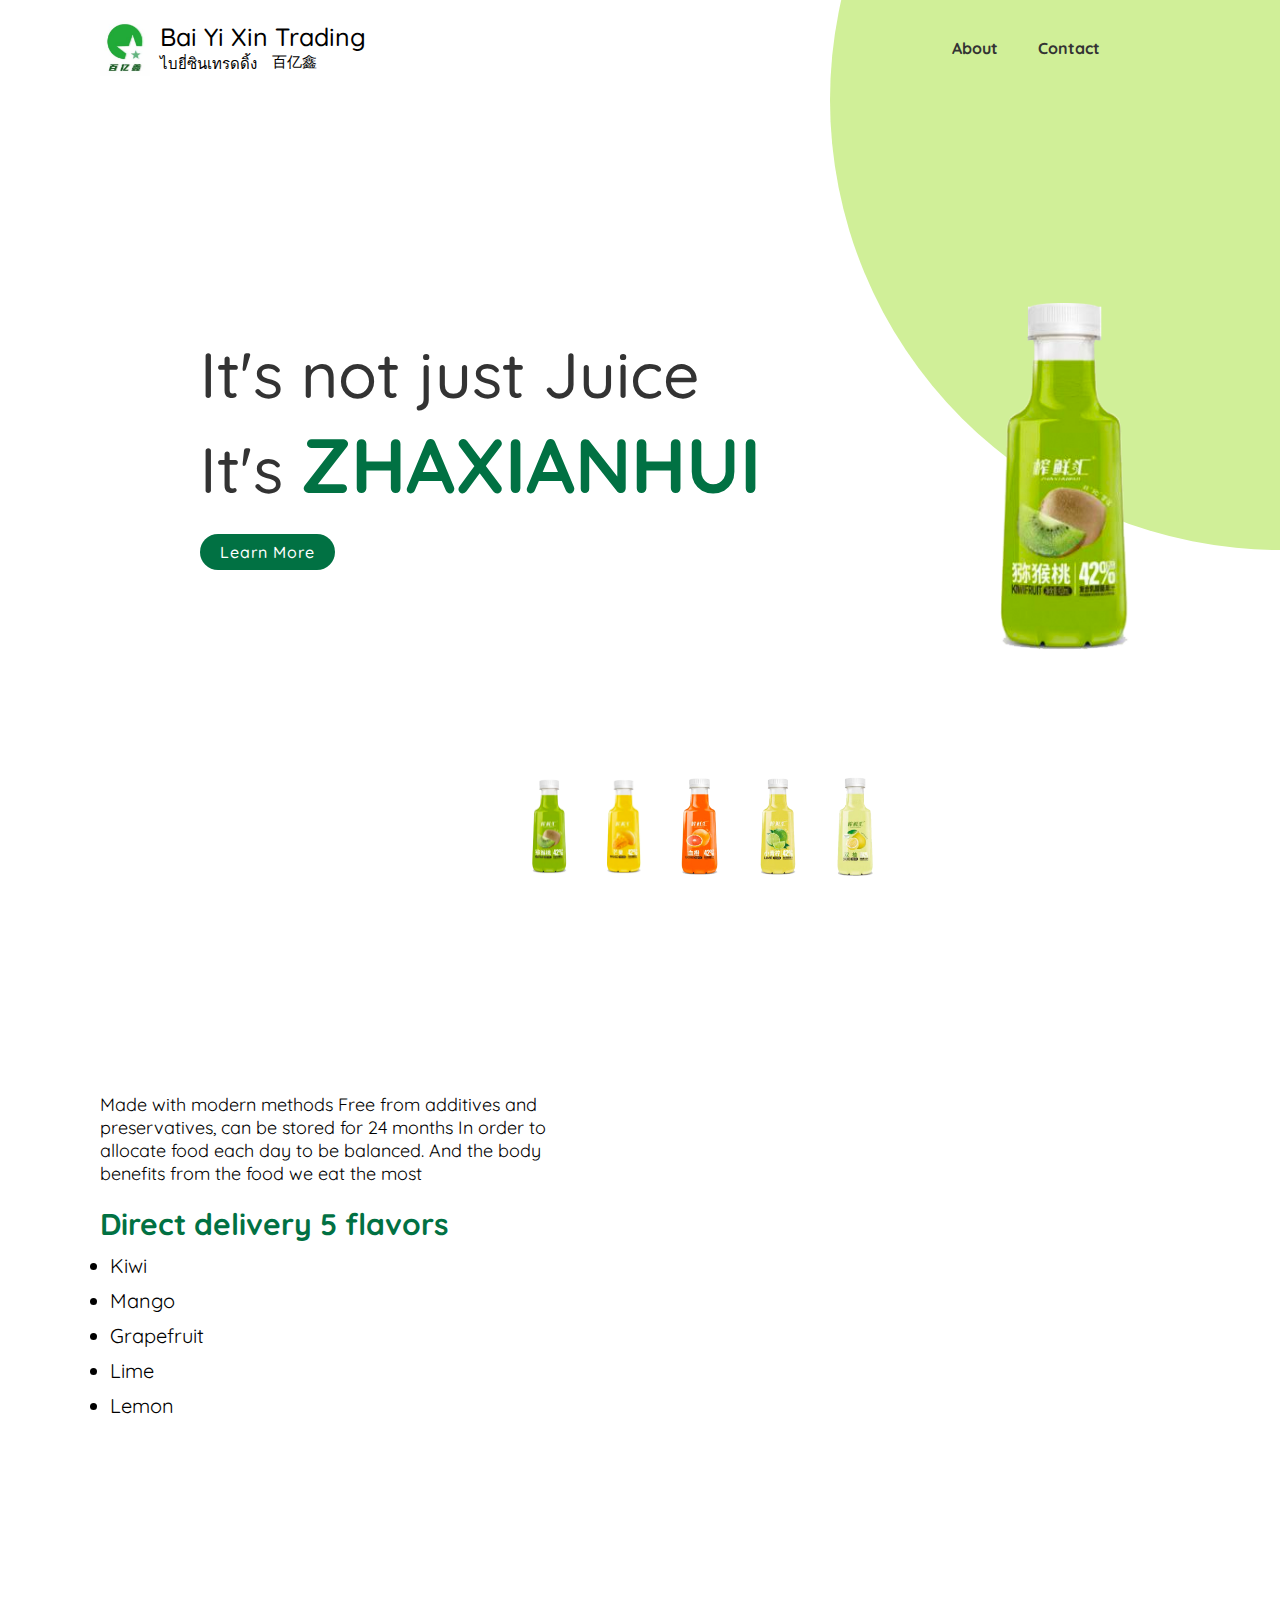
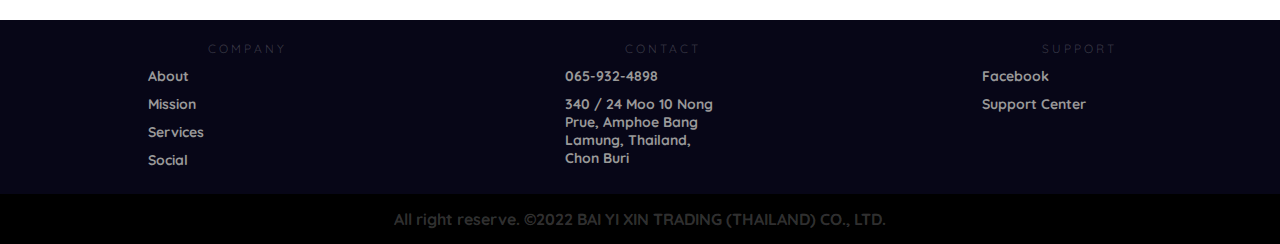
<file: BAIYIXING/index.html>
<!DOCTYPE html>
<html lang="en">
  <head>
    <meta charset="UTF-8" />
    <meta http-equiv="X-UA-Compatible" content="IE=edge" />
    <meta name="viewport" content="width=device-width, initial-scale=1.0" />
    <title>Bai Yi Xin Trading</title>

    <link rel="preconnect" href="https://fonts.googleapis.com" />
    <link rel="preconnect" href="https://fonts.gstatic.com" crossorigin />
    <link
      href="https://fonts.googleapis.com/css2?family=Quicksand:wght@300;400;500;600;700&display=swap"
      rel="stylesheet"
    />
    <link
      rel="stylesheet"
      href="https://cdnjs.cloudflare.com/ajax/libs/font-awesome/6.2.1/css/all.min.css"
      integrity="sha512-MV7K8+y+gLIBoVD59lQIYicR65iaqukzvf/nwasF0nqhPay5w/9lJmVM2hMDcnK1OnMGCdVK+iQrJ7lzPJQd1w=="
      crossorigin="anonymous"
      referrerpolicy="no-referrer"
    />
    <link rel="stylesheet" href="./style.css" />
    <link rel="icon" href="./images/logo.jpeg" />
  </head>
  <body>

    <section id="header">
      <div class="circle"></div>
      <header>
        <div class="logos">
          <img src="./images/logo.jpeg" alt="">
          <div class="logo-name">
            <a href="#" class="logo en">Bai Yi Xin Trading</a>
            <div class="sub-logo">
              <a href="#" class="logo th">ไบยี่ซินเทรดดิ้ง</a>
              <a href="#" class="logo cn">百亿鑫</a>
            </div>
          </div>
        </div>
        <ul>
          <li><a href="#main">About</a></li>
          <li><a href="">Contact</a></li>
          <li><a href="https://www.facebook.com/profile.php?id=100082729217622"><i class="fa-brands fa-facebook"></i></a></li>
          <li><a href="https://shopee.co.th/ann_pawarisa?categoryId=100629&itemId=17576376938&fbclid=IwAR2izQ29uuz1Y8i52Sgvp1yyDnkekC25IPjViXZSZzRCP7x6v3yyZ_QqXhs"><i class='fas fa-shopping-cart'></i></a></li>
        </ul>
        </ul>
      </header>

      <div class="content">
        <div class="textBox">
          <h2>It's not just Juice<br />It's <span>ZHAXIANHUI</span></h2>
          
          <a href="#main">Learn More</a>
        </div>
        <div class="imgBox">
            <img src="./images/greenBT.png" class="starbucks">
        </div>
      </div>

      <ul class="thumb">
        <li><img id="click1" src="./images/greenBT.png" alt="" ></li>
        <li><img id="click2" src="./images/yellowBT.png" alt="" ></li>
        <li><img id="click3" src="./images/orangeBT.png" alt="" ></li>
        <li><img id="click4" src="./images/greenlemonBT.png" alt="" ></li>
        <li><img id="click5" src="./images/yellowlemonBT.png" alt="" ></li>
      </ul>

      <ul class="sci">

    </section>

    <section id="main">
      <div class="desp">
        <p>
          Made with modern methods Free from additives and preservatives, can be stored for 24 months
  In order to allocate food each day to be balanced. And the body benefits from the food we eat the most<br>
</p>
<h1>Direct delivery 5 flavors</h1>

        <ul class="flavour">
          <li>Kiwi</li>
          <li>Mango</li>
          <li>Grapefruit</li>
          <li>Lime</li>
          <li>Lemon</li>
        </ul>
      </div>

      <iframe src="https://www.facebook.com/plugins/video.php?height=314&href=https%3A%2F%2Fwww.facebook.com%2F100082729217622%2Fvideos%2F443891901075380%2F&show_text=false&width=560&t=0" width="560" height="314" style="border:none;overflow:hidden" scrolling="no" frameborder="0" allowfullscreen="true" allow="autoplay; clipboard-write; encrypted-media; picture-in-picture; web-share" allowFullScreen="true"></iframe>
    </section>

    <section id="footer">
      <!-- FOOTER START -->
      <div class="footer">
        <div class="contain">
        <div class="col">
          <h1>Company</h1>
          <ul>
            <li>About</li>
            <li>Mission</li>
            <li>Services</li>
            <li>Social</li>
          </ul>
        </div>
        <div class="col">
          <h1>Contact</h1>
          <ul>
            <li>065-932-4898</li>
            <li>340 / 24 Moo 10 Nong Prue, Amphoe Bang Lamung, Thailand, Chon Buri</li>
          </ul>
        </div>
        <div class="col">
          <h1>Support</h1>
          <ul>
            <li>Facebook</li>
            <li>Support Center</li>
          </ul>
        </div>
      </div>
      <div class="copyright">
        <h1>All right reserve. &copy;2022 BAI YI XIN TRADING (THAILAND) CO., LTD.</h1>
      </div>
      </div>
    </section>

    <script src="./script.js"></script>
  </body>
</html>
</file>
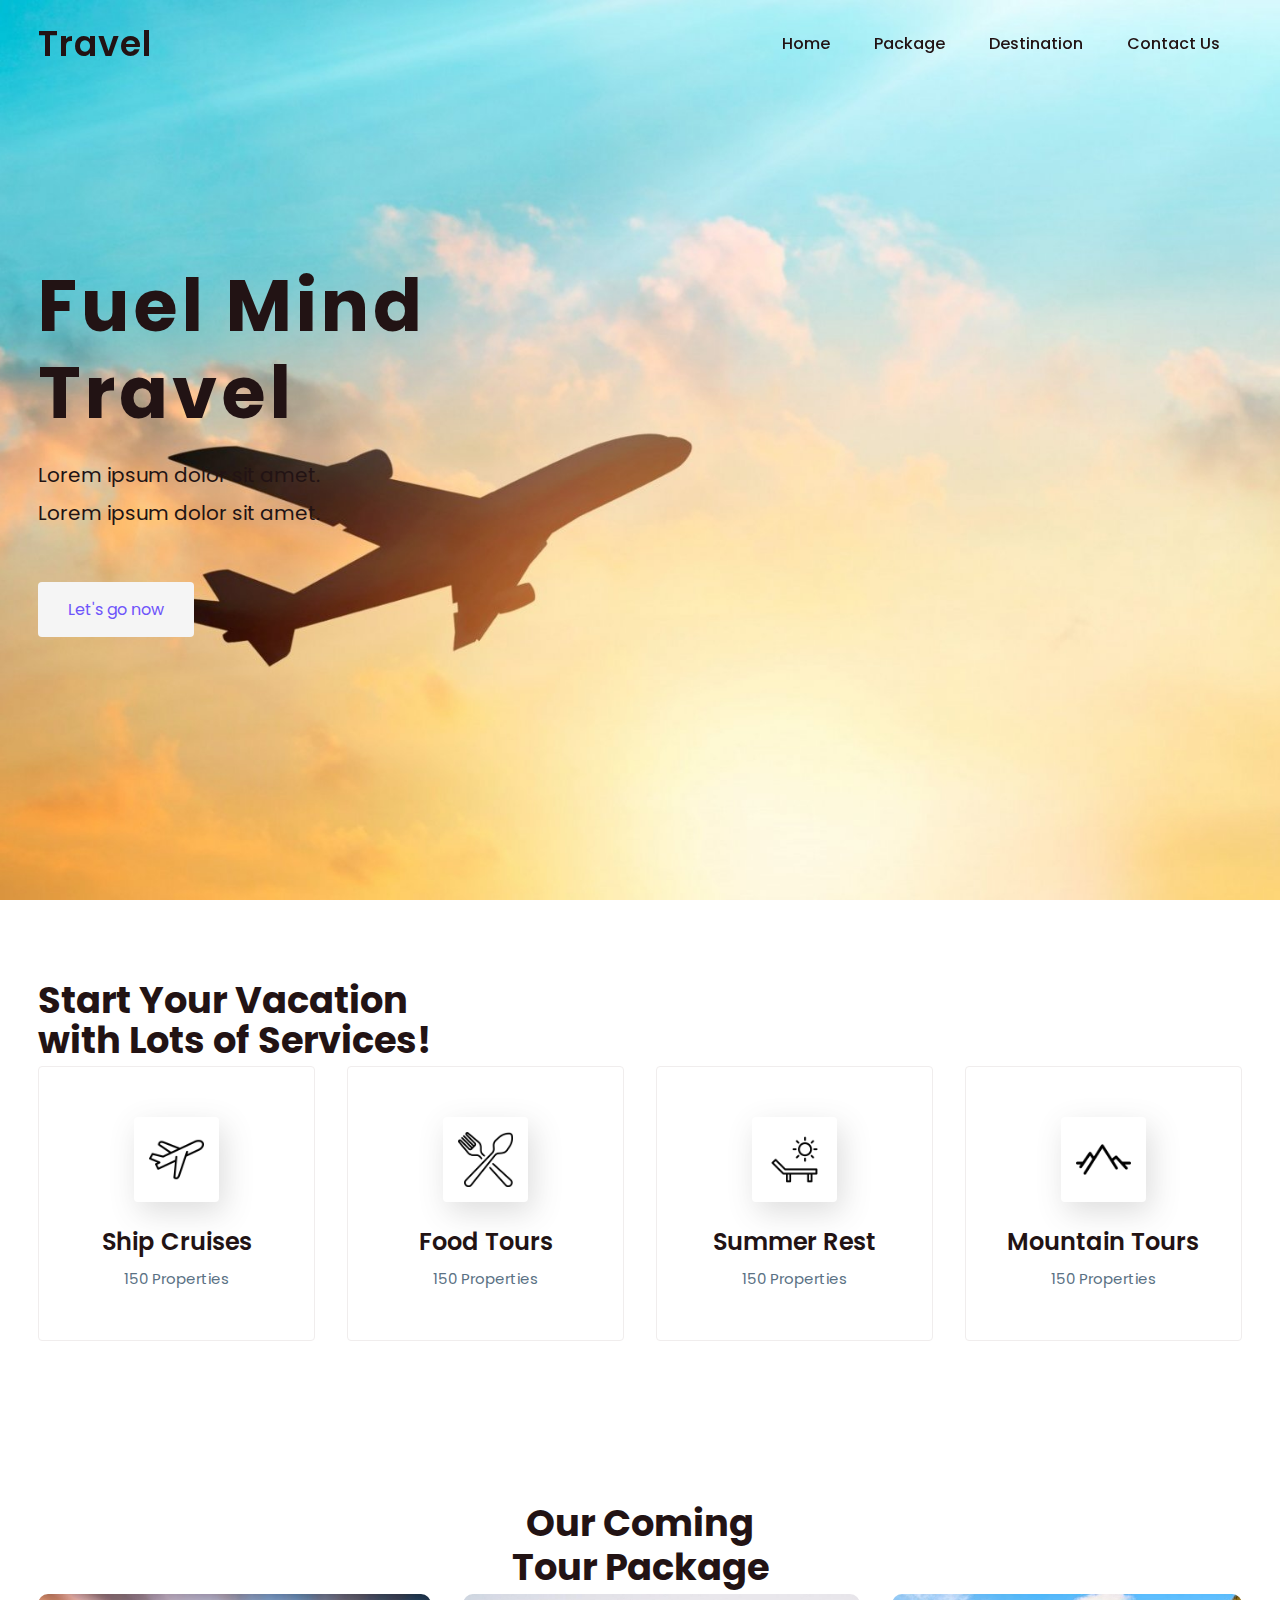
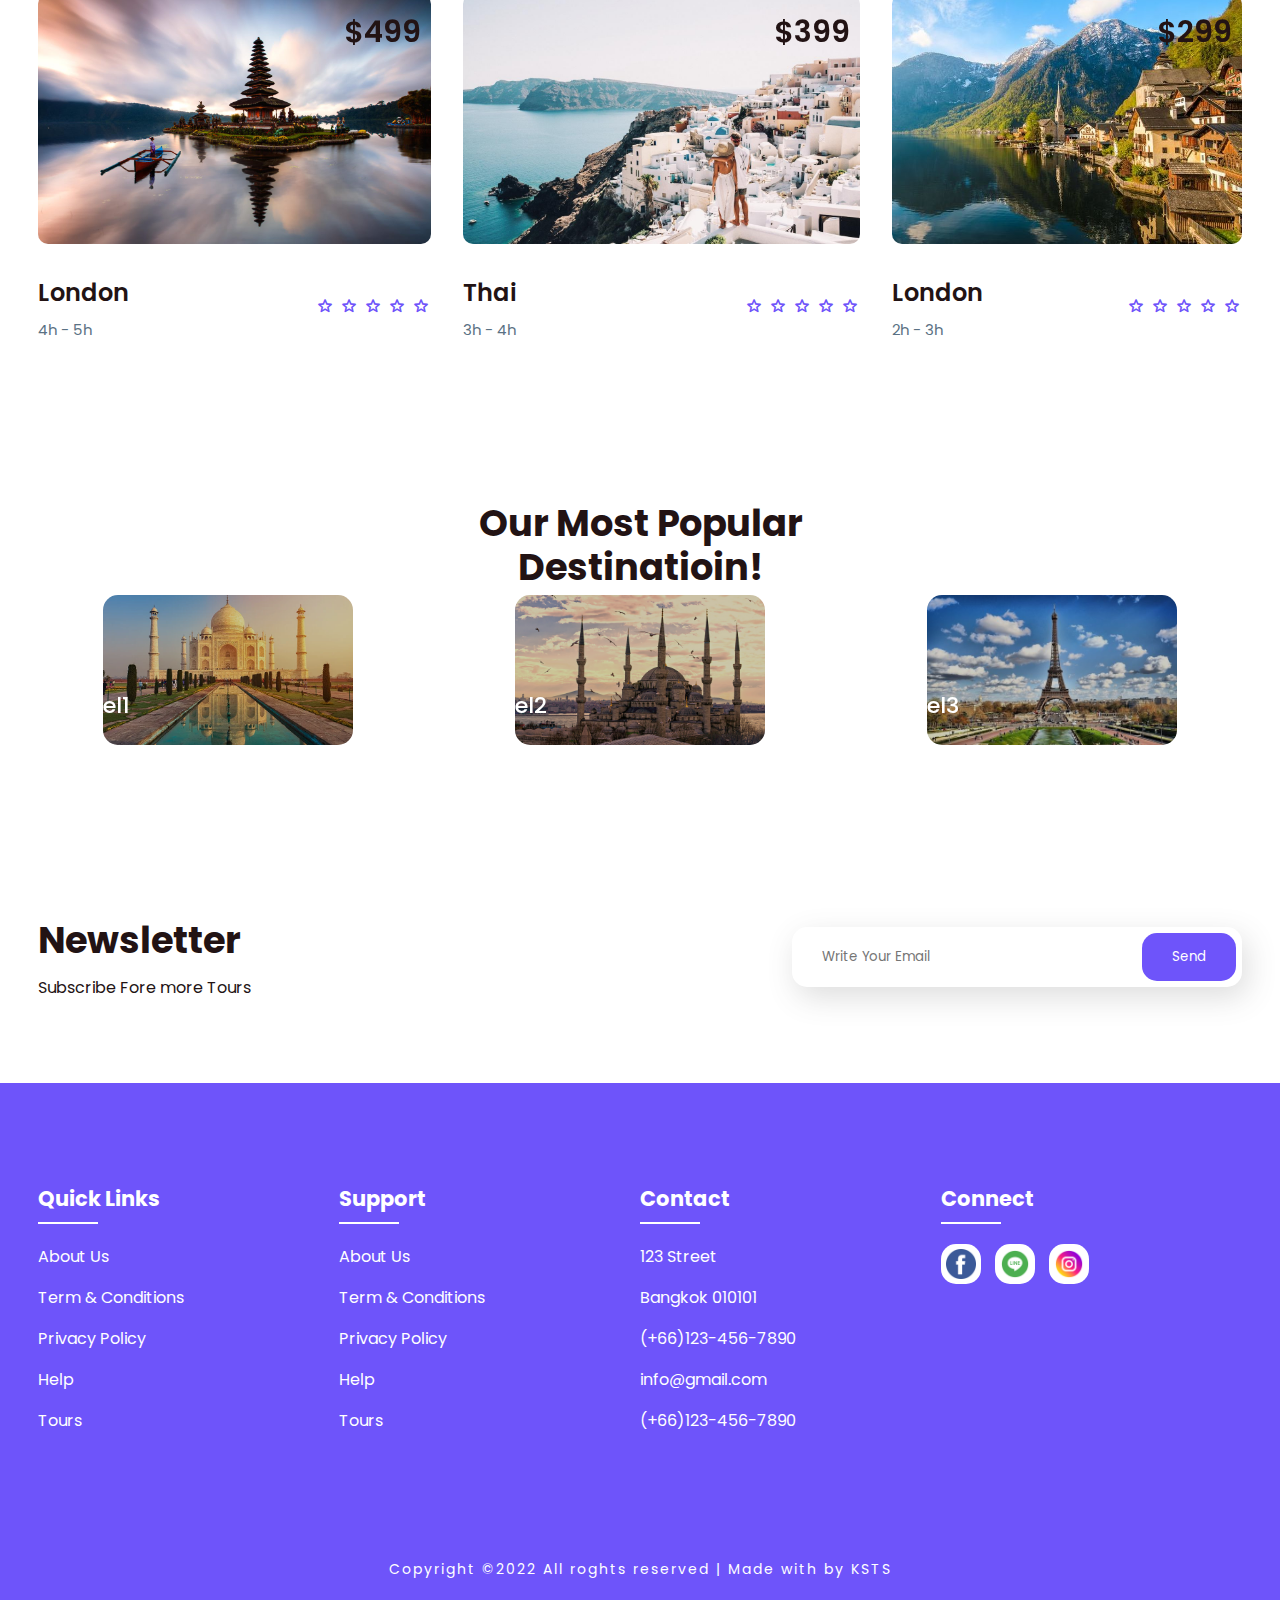
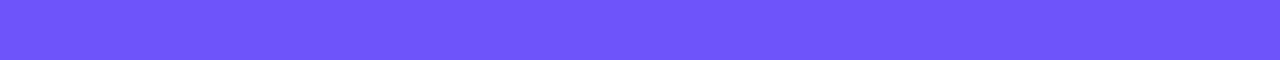
<file: Project-3/index.html>
<!DOCTYPE html>
<html lang="en">
  <head>
    <meta charset="UTF-8" />
    <meta http-equiv="X-UA-Compatible" content="IE=edge" />
    <meta name="viewport" content="width=device-width, initial-scale=1.0" />
    <title>Portfolio 3</title>

    <link rel="icon" href="./images/lego.png" />
    <link rel="stylesheet" href="./style.css" />
    <link
      rel="stylesheet"
      href="https://fonts.googleapis.com/css2?family=Material+Symbols+Outlined:opsz,wght,FILL,GRAD@20..48,100..700,0..1,-50..200"
    />
    <link
      rel="stylesheet"
      href="https://fonts.googleapis.com/css2?family=Material+Symbols+Rounded:opsz,wght,FILL,GRAD@48,400,1,0"
    />
  </head>
  <body>
    <!-- header  -->
    <header>
      <a href="#" class="logo">Travel</a>
      <div class="material-symbols-outlined menu-icon">menu</div>
      <ul class="navbar">
        <li><a href="#home" >Home</a></li>
        <li><a href="#package" >Package</a></li>
        <li><a href="#destination" >Destination</a></li>
        <li><a href="#contact" >Contact Us</a></li>
      </ul>
    </header>

    <!-- Home  -->
    <section class="home" id="home">
      <div class="home-text">
        <h1>
          Fuel Mind <br />
          Travel
        </h1>
        <p>
          Lorem ipsum dolor sit amet. <br />
          Lorem ipsum dolor sit amet.
        </p>
        <a href="#" class="home-btn">Let's go now</a>
      </div>
    </section>

    <!-- container  -->
    <section class="container">
      <div class="text">
        <h2>
          Start Your Vacation<br />
          with Lots of Services!
        </h2>
      </div>

      <div class="row-items">
        <div class="container-box">
          <div class="container-img">
            <img src="./images/airplane.png" alt="" />
          </div>
          <h4>Ship Cruises</h4>
          <p>150 Properties</p>
        </div>
        <div class="container-box">
          <div class="container-img">
            <img src="./images/fork.png" alt="" />
          </div>
          <h4>Food Tours</h4>
          <p>150 Properties</p>
        </div>
        <div class="container-box">
          <div class="container-img">
            <img src="./images/deck-chair.png" alt="" />
          </div>
          <h4>Summer Rest</h4>
          <p>150 Properties</p>
        </div>
        <div class="container-box">
          <div class="container-img">
            <img src="./images/mountain.png" alt="" />
          </div>
          <h4>Mountain Tours</h4>
          <p>150 Properties</p>
        </div>
      </div>
    </section>

    <!-- package  -->
    <section class="package" id="package">
      <div class="title">
        <h2>
          Our Coming <br />
          Tour Package
        </h2>
      </div>

      <div class="package-content">
        <div class="box">
          <div class="thum">
            <img src="./images/travel1.jpeg" alt="" />
            <h3>$499</h3>
          </div>
          <div class="dest-content">
            <div class="location">
              <h4>London</h4>
              <p>4h - 5h</p>
            </div>
            <div class="stars">
              <a class="material-symbols-rounded"> star </a>
              <a class="material-symbols-rounded"> star </a>
              <a class="material-symbols-rounded"> star </a>
              <a class="material-symbols-rounded"> star </a>
              <a class="material-symbols-rounded"> star </a>
            </div>
          </div>
        </div>

        <div class="box">
          <div class="thum">
            <img src="./images/travel2.jpeg" alt="" />
            <h3>$399</h3>
          </div>
          <div class="dest-content">
            <div class="location">
              <h4>Thai</h4>
              <p>3h - 4h</p>
            </div>
            <div class="stars">
              <a class="material-symbols-rounded"> star </a>
              <a class="material-symbols-rounded"> star </a>
              <a class="material-symbols-rounded"> star </a>
              <a class="material-symbols-rounded"> star </a>
              <a class="material-symbols-rounded"> star </a>
            </div>
          </div>
        </div>

        <div class="box">
          <div class="thum">
            <img src="./images/travel3.jpeg" alt="" />
            <h3>$299</h3>
          </div>
          <div class="dest-content">
            <div class="location">
              <h4>London</h4>
              <p>2h - 3h</p>
            </div>
            <div class="stars">
              <a class="material-symbols-rounded"> star </a>
              <a class="material-symbols-rounded"> star </a>
              <a class="material-symbols-rounded"> star </a>
              <a class="material-symbols-rounded"> star </a>
              <a class="material-symbols-rounded"> star </a>
            </div>
          </div>
        </div>
      </div>
    </section>

    <!-- destination  -->
    <section class="destination" id="destination">
      <div class="title">
        <h2>
          Our Most Popular <br />
          Destinatioin!
        </h2>
      </div>

      <div class="destination-content">
        <div class="col-content">
          <img src="./images/popular1.webp" alt="" />
          <h5>Travel1</h5>
          <p>..</p>
        </div>

        <div class="col-content">
          <img src="./images/popular3.webp" alt="" />
          <h5>Travel2</h5>
          <p>..</p>
        </div>

        <div class="col-content">
          <img src="./images/popu;ar2.jpeg" alt="" />
          <h5>Travel3</h5>
          <p>..</p>
        </div>
      </div>
    </section>

    <!-- new letter  -->
    <section class="newsletter">
      <div class="news-text">
        <h2>Newsletter</h2>
        <p>Subscribe Fore more Tours</p>
      </div>
      <div class="send">
        <form action="">
          <input type="email" placeholder="Write Your Email" required />
          <input type="submit" value="Send" />
        </form>
      </div>
    </section>

    <!-- footer  -->
    <section id="contact">
      <div class="footer">
        <div class="main">
          <div class="list">
            <h4>Quick Links</h4>
            <ul>
              <li><a href="#">About Us</a></li>
              <li><a href="#">Term & Conditions</a></li>
              <li><a href="#">Privacy Policy</a></li>
              <li><a href="#">Help</a></li>
              <li><a href="#">Tours</a></li>
            </ul>
          </div>

          <div class="list">
            <h4>Support</h4>
            <ul>
              <li><a href="#">About Us</a></li>
              <li><a href="#">Term & Conditions</a></li>
              <li><a href="#">Privacy Policy</a></li>
              <li><a href="#">Help</a></li>
              <li><a href="#">Tours</a></li>
            </ul>
          </div>

          <div class="list">
            <h4>Contact</h4>
            <ul>
              <li><a href="#">123 Street</a></li>
              <li><a href="#">Bangkok 010101</a></li>
              <li><a href="#">(+66)123-456-7890</a></li>
              <li><a href="#">info@gmail.com</a></li>
              <li><a href="#">(+66)123-456-7890</a></li>
            </ul>
          </div>

          <div class="list">
            <h4>Connect</h4>
            <div class="social">
              <a href="#"><img src="./images/facebook (1).png" alt="" /></a>
              <a href="#"><img src="./images/line.png" alt="" /></a>
              <a href="#"><img src="./images/instagram.png" alt="" /></a>
            </div>
          </div>
        </div>
      </div>

      <div class="end-text">
        <p>Copyright &copy;2022 All roghts reserved | Made with by KSTS</p>
      </div>
    </section>

    <script src="./script.js"></script>
  </body>
</html>
</file>
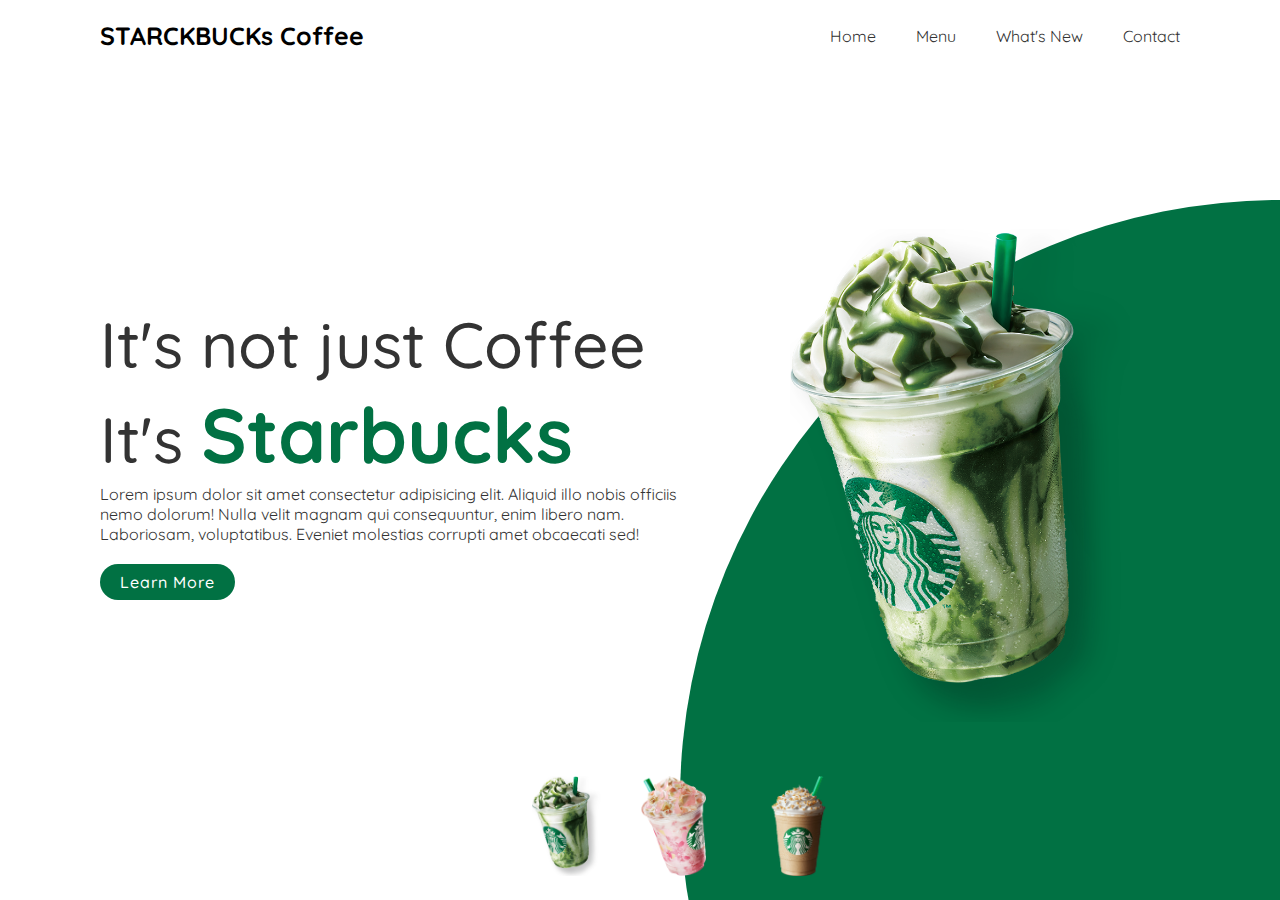
<file: Project-5/index.html>
<!DOCTYPE html>
<html lang="en">
  <head>
    <meta charset="UTF-8" />
    <meta http-equiv="X-UA-Compatible" content="IE=edge" />
    <meta name="viewport" content="width=device-width, initial-scale=1.0" />
    <title>Portfolio 5</title>

    <link rel="preconnect" href="https://fonts.googleapis.com" />
    <link rel="preconnect" href="https://fonts.gstatic.com" crossorigin />
    <link
      href="https://fonts.googleapis.com/css2?family=Quicksand:wght@300;400;500;600;700&display=swap"
      rel="stylesheet"
    />
    <link
      rel="stylesheet"
      href="https://cdnjs.cloudflare.com/ajax/libs/font-awesome/6.2.1/css/all.min.css"
      integrity="sha512-MV7K8+y+gLIBoVD59lQIYicR65iaqukzvf/nwasF0nqhPay5w/9lJmVM2hMDcnK1OnMGCdVK+iQrJ7lzPJQd1w=="
      crossorigin="anonymous"
      referrerpolicy="no-referrer"
    />
    <link rel="stylesheet" href="./style.css" />
    <link rel="icon" href="./images/icon.png" />
  </head>
  <body>
    <section id="header">
        <div class="circle"></div>
      <header>
        <a href="#" class="logo">STARCKBUCKs Coffee</a>
        <ul>
          <li><a href="">Home</a></li>
          <li><a href="">Menu</a></li>
          <li><a href="">What's New</a></li>
          <li><a href="">Contact</a></li>
        </ul>
      </header>

      <div class="content">
        <div class="textBox">
          <h2>It's not just Coffee<br />It's <span>Starbucks</span></h2>
          <p>
            Lorem ipsum dolor sit amet consectetur adipisicing elit. Aliquid
            illo nobis officiis nemo dolorum! Nulla velit magnam qui
            consequuntur, enim libero nam. Laboriosam, voluptatibus. Eveniet
            molestias corrupti amet obcaecati sed!
          </p>
          <a href="#">Learn More</a>
        </div>
        <div class="imgBox">
            <img src="./images/green.png" class="starbucks">
        </div>
      </div>
      <ul class="thumb">
        <li><img id="click1" src="./images/green.png" alt="" ></li>
        <li><img id="click2" src="./images/pink.png" alt="" ></li>
        <li><img id="click3" src="./images/coffee.png" alt="" ></li>
      </ul>
      <ul class="sci">
        <li><i class="fa-brands fa-facebook"></i></li>
        <li><i class="fa-brands fa-instagram"></i></li>
        <li><i class="fa-brands fa-linkedin"></i></li>
      </ul>
    </section>

    <script src="./script.js"></script>
  </body>
</html>
</file>
<file: BAIYIXING/style.css>
* {
  margin: 0;
  padding: 0;
  box-sizing: border-box;
  font-family: "Quicksand", sans-serif;
  scroll-behavior: smooth;
}

#header {
  position: relative;
  width: 100%;
  min-height: 100vh;
  padding: 100px;
  display: flex;
  justify-content: space-between;
  align-items: center;
  background: #fff;
  overflow: visible;
}

header {
  position: absolute;
  width: 100%;
  padding: 20px 100px;
  top: 0;
  left: 0;
  display: flex;
  justify-content: space-between;
  align-items: center;
}

header .logos {
  display: flex;
  align-items: center;
}

header .logos img{
  width: 50px;
  margin-right: 10px;
}
header .sub-logo {
  display: flex;
}

header .logo {
  text-decoration: none;
  font-size: 25px;
  font-weight: 700;
  color: black;
  font-weight: 500;
}

header .th ,
header .cn {
  margin-right: 15px;
  font-size: 15px;
}

header ul {
  list-style: none;
  display: flex;
  align-items: center;
}

header ul li a {
  display: flex;
  color: #333;
  font-weight: 700;
  margin-left: 40px;
  text-decoration: none;
}

header ul li i{
    margin: 20px 0;
    transform: scale(2);
    color: black;
    font-size: 15px;
}

.content {
  position: relative;
  width: 100%;
  display: flex;
  justify-content: space-between;
  align-items: center;
  padding-left: 100px;
}

.content .textBox {
  max-width: 600px;

}

.content .textBox h2 {
  color: #333;
  font-size: 4em;
  line-height: 1.4em;
  font-weight: 500;
}

.content .textBox h2 span {
  color: #017143;
  font-size: 1.2em;
  font-weight: 700;
}

.content .textBox {
  color: #333;
}

.content .textBox a {
  background: #017143;
  color: #fff;
  margin-top: 20px;
  padding: 8px 20px;
  border-radius: 40px;
  font-weight: 500;
  display: inline-block;
  text-decoration: none;
  letter-spacing: 1px;
}

.content .imgBox {
  max-width: 600px;
  display: flex;
  justify-content: flex-end;
  padding-right: 50px;
  margin-top: 50px;
}

.content .imgBox img {
  width: 130px;
}

.thumb {
  position: absolute;
  left: 40%;
  bottom: 20px;
  /* transform: translateX(-50%); */
  display: flex;
  list-style: none;
}

.thumb li {
  display: inline-block;
  margin: 0 20px;
  cursor: pointer;
  transition: .5s ease;
}
.thumb li:hover {
  transform: translateY(-20px);
}
.thumb li img {
  max-height: 100px;
}

.sci{
    position: absolute;
    top: 35%;
    right: 40px;
    transform: translateY(-50%);
    display: flex;
    justify-content: center;
    align-items: center;
    flex-direction: column;
}

.sci li{
    list-style: none;
}

.circle{
    position: absolute;
    top: 0;
    left: 0;
    width: 100%;
    height: 100%;
    background: #D0EF98;
    clip-path: circle(450px at right 100px);
}

#main{
  min-height: 80vh;
  display: flex;
  align-items: center;
  justify-content: space-between;
  padding: 100px;
}

#main p {
  width: 500px;
}
#main p {
  width: 500px;
  font-size: 18px;
}

#main h1{
  color: #017143;
  font-size: 30px;
  font-weight: 700;
  margin-top: 20px;
}

#main ul li{
  margin: 10px;
  font-size: 20px;
}


/* STYLES SPECIFIC TO FOOTER  */
.footer {
  width: 100%;
  position: relative;
  height: auto;
  background-color: #070617;
}
.contain{
  margin: 0 auto;
  width: 80%;
  display: flex;
justify-content: space-between;
}

.footer .col {
  width: 190px;
  height: auto;
  float: left;
  box-sizing: border-box;
  -webkit-box-sizing: border-box;
  -moz-box-sizing: border-box;
  padding: 0px 20px 20px 20px;
}
.footer .col h1 {
  margin: 0;
  margin-left: 40%;
  padding: 0;
  font-family: inherit;
  font-size: 12px;
  line-height: 17px;
  padding: 20px 0px 5px 0px;
  color: rgba(255,255,255,0.2);
  font-weight: normal;
  text-transform: uppercase;
  letter-spacing: 0.250em;
}

.footer .col ul {
  list-style-type: none;
  margin: 0;
  padding: 0;
}
.footer .col ul li {
  color: #999999;
  font-size: 14px;
  font-family: inherit;
  font-weight: bold;
  padding: 5px 0px 5px 0px;
  cursor: pointer;
  transition: .2s;
  -webkit-transition: .2s;
  -moz-transition: .2s;
}
.social ul li {
  display: inline-block;
  padding-right: 5px !important;
}

.footer .col ul li:hover {
  color: #ffffff;
  transition: .1s;
  -webkit-transition: .1s;
  -moz-transition: .1s;
}

.copyright{
  line-height:50px;
  vertical-align: middle;
  background: #000;
  color: rgba(255,255,255,0.2);
  text-align: center;
  font-family: inherit;
  font-size: 8px
}
</file>
<file: Project-3/style.css>
@import url("https://fonts.googleapis.com/css2?family=Poppins:wght@100;200;300;400;500;600;700;800;900&display=swap");

* {
  margin: 0;
  padding: 0;
  box-sizing: border-box;
  list-style: none;
  scroll-behavior: smooth;
  font-family: "Poppins", sans-serif;
  text-decoration: none;
}

:root {
  --bg-color: #fff;
  --text-color: #221314;
  --secondtext-color: #5a7184;
  --main-color: #6e54fa;
  --big-font: 6rem;
  --h2-font: 3rem;
  --p-font: 1.1rem;
}

body {
  background: var(--bg-color);
  color: var(--text-color);
}

header {
  position: fixed;
  top: 0;
  right: 0;
  width: 100%;
  z-index: 1000;
  display: flex;
  align-items: center;
  justify-content: space-between;
  background: transparent;
  padding: 30px 18%;
  transition: ease 0.4s;
}

header.sticky {
  background: var(--bg-color);
  padding: 10px 18%;
  box-shadow: rgba(33, 35, 38, 0.1) 0px 10px 10px -10px;
}
.sticky .logo {
  color: orange;
  transition: 0.5s ease;
}

.logo {
  font-size: 35px;
  font-weight: 600;
  letter-spacing: 1px;
  color: var(--text-color);
}

.navbar {
  display: flex;
}

.navbar a {
  color: var(--text-color);
  font-size: var(--p-font);
  font-weight: 500;
  padding: 10px 22px;
  border-radius: 4px;
  transition: ease 0.4s;
}
.navbar a:hover {
  background: var(--bg-color);
  color: var(--text-color);
  box-shadow: 5px 10px 30px rgb(85 85 85 / 20%);
  border-radius: 4px;
}

div.menu-icon {
  color: var(--text-color);
  font-size: 35px;
  z-index: 1001;
  cursor: pointer;
  display: none;
}

section {
  padding: 80px 18%;
}

.home {
  position: relative;
  width: 100%;
  height: 100vh;
  background: url(./images/bg-1.jpeg);
  background-size: cover;
  background-position: center;
  display: grid;
  grid-template-columns: repeat(1, 1fr);
  align-items: center;
}

.home-text h1 {
  font-size: var(--big-font);
  line-height: 1.2;
  letter-spacing: 4px;
  margin-bottom: 20px;
}

.home-text p {
  font-size: 20px;
  font-weight: 400;
  line-height: 38px;
  margin-bottom: 50px;
}

.home-btn {
  display: inline-block;
  font-size: 16px;
  padding: 15px 30px;
  background-color: whitesmoke;
  color: var(--main-color);
  border-radius: 4px;
  transition: ease 0.4s;
}

.home-btn:hover {
  background-color: var(--bg-color);
  transform: scale(1.1);
}

.text h2 {
  font-size: var(--h2-font);
  line-height: 1.1;
}

.row-items {
  display: grid;
  grid-template-columns: repeat(auto-fit, minmax(250px, auto));
  grid-gap: 2rem;
  align-items: center;
  text-align: center;
  margin-top: 5px;
  /* background-color: red; */
}

.container-box {
  /* background-color: #5a7184; */
  border: 1px solid #f0eded;
  padding: 50px 10px;
  border-radius: 4px;
  transition: 1s ease 0;
  cursor: pointer;
}

.container-img img {
  width: 85px;
  height: 85px;
  padding: 15px;
  background: var(--bg-color);
  box-shadow: 5px 10px 30px rgb(85 85 85 / 20%);
  border-radius: 4px;
  margin-bottom: 15px;
  cursor: pointer;
}

.container-box h4 {
  font-size: 24px;
  font-weight: 600;
  margin-bottom: 8px;
}
.container-box p {
  font-size: 15px;
  color: var(--secondtext-color);
}
.container-box:hover {
  box-shadow: 5px 30px 56px rgb(55 55 55 /12%);
  border: 1px solid transparent;
  transform: translateY(-3px);
}

.title {
  text-align: center;
}

.title h2 {
  font-size: var(--h2-font);
  line-height: 1.2;
}

.package-content {
  display: grid;
  grid-template-columns: repeat(auto-fit, minmax(200px, auto));
  grid-gap: 2rem;
  align-items: center;
  margin-top: 5px;
}

.thum {
  position: relative;
  transition: all 0.3s cubic-bezier(0.455, 0.05, 0.55, 0.95);
  will-change: filter;
  cursor: pointer;
}
.thum img {
  height: 250px;
  width: 100%;
  border-radius: 10px;
}
.thum h3 {
  position: absolute;
  font-size: 30px;
  font-weight: 600;
  top: 15px;
  right: 10px;
}
.dest-content {
  display: flex;
  flex-wrap: wrap;
  align-items: center;
  justify-content: space-between;
  padding-top: 24px;
}
.stars a {
  color: var(--main-color);
  font-size: 20px;
}
.location h4 {
  font-size: 24px;
  font-weight: 600;
  margin-bottom: 8px;
}
.location p {
  font-size: 15px;
  color: var(--secondtext-color);
}

.thum:hover {
  filter: brightness(100%) hue-rotate(45deg);
  transform: scale(1.05);
}

.destination-content {
  display: grid;
  grid-template-columns: repeat(auto-fit, minmax(50px, auto));
  grid-gap: 2rem;
  align-items: center;
  text-align: center;
  margin-top: 5px;
}

.col-content {
  position: relative;
}
.col-content img {
  width: 250px;
  height: 150px;
  object-fit: cover;
  border-radius: 15px;
  filter: brightness(80%);
  will-change: filter;
  transition: all 0.3s ease;
  /* transition: all 0.3s cubic-bezier(0.455, 0.05, 0.55, 0.95); */
}
.col-content img:hover {
  filter: brightness(100%) hue-rotate(45deg);
  transform: scale(1.04);
  cursor: pointer;
  /* transition: all 0.3s cubic-bezier(0.455, 0.05, 0.55, 0.95); */
}

.col-content h5 {
  position: absolute;
  font-size: 22px;
  font-weight: 500;
  color: var(--bg-color);
  left: 15px;
  bottom: 30px;
}
.col-content p {
  position: absolute;
  font-size: 15px;
  color: var(--bg-color);
  left: 15px;
  bottom: 20px;
  letter-spacing: 2px;
}

.newsletter {
  display: flex;
  flex-wrap: wrap;
  align-items: center;
  justify-content: space-between;
}

.news-text h2 {
  font-size: var(--h2-font);
  margin-bottom: 5px;
}

.news-text p {
  font-size: var(--p-font);
  line-height: 30px;
}
.newsletter form {
  max-width: 100%;
  width: 450px;
  position: relative;
}
.newsletter form input:first-child {
  width: 100%;
  padding: 20px 150px 20px 30px;
  box-shadow: 5px 10px 30px rgb(85 85 85 / 20%);
  outline: none;
  border: none;
  border-radius: 15px;
}
.newsletter form input:last-child {
  position: absolute;
  padding: 14px 30px;
  outline: none;
  border: none;
  border-radius: 15px;
  background: var(--main-color);
  color: var(--bg-color);
  top: 6px;
  right: 6px;
  cursor: pointer;
}

#contact {
  background: var(--main-color);
}
.main {
  display: flex;
  flex-wrap: wrap;
}
.footer {
  padding: 20px 0px;
}
.list {
  width: 25%;
}
.list h4 {
  font-size: 21px;
  color: var(--bg-color);
  margin-bottom: 30px;
  position: relative;
}
.list h4::before {
  content: "";
  position: absolute;
  height: 2px;
  width: 60px;
  left: 0;
  bottom: -10px;
  background-color: var(--bg-color);
}

.list ul li:not(last-child) {
  margin-bottom: 16px;
}

.list ul li a {
  color: white;
  font-size: var(--p-font);
  display: block;
  transition: 0.3s;
}
.list ul li a:hover {
  color: white;
  transform: translateX(10px);
}
.social a {
  height: 40px;
  width: 40px;
  background: var(--bg-color);
  color: var(--main-color);
  display: inline-flex;
  align-items: center;
  justify-content: center;
  border-radius: 15px;
  transition: all 0.3s ease;
  margin-right: 10px;
  /* display: flex; */
}

.list .social a:hover {
  transform: scale(1.06);
}

.social img {
  width: 30px;
}

.end-text {
  text-align: center;
  padding-top: 90px;
}
.end-text p {
  color: var(--bg-color);
  font-size: 14px;
  letter-spacing: 2px;
}

@media screen and (max-width: 1400px) {
  :root {
    --big-font: 4.5rem;
    --h2-font: 2.3rem;
    --p-font: 1rem;
    transition: 0.2s;
  }
  header {
    padding: 17px 3%;
    transition: 0.2s;
  }
  header.sticky {
    padding: 10px 3%;
    transition: 0.2s;
  }
  section {
    padding: 80px 3%;
    transition: 0.2s;
  }
}

@media screen and (max-width: 1040px) {
  div.menu-icon {
    display: block;
  }
  .stick #menu-icon {
    color: var(--text-color);
  }
  .home {
    height: 88vh;
  }
  .navbar {
    position: absolute;
    top: 0;
    right: -100%;
    width: 270px;
    height: 120vh;
    background: #1067cc;
    display: flex;
    flex-direction: column;
    padding: 15px 30px;
    transition: 0.5s all;
  }
  .navbar a {
    display: block;
    margin: 1.2rem 0;
  }
  .sticky .navbar a {
    color: var(--bg-color);
  }
  .navbar a:hover {
    color: var(--text-color);
  }
  .open {
    right: 0;
  }
  .list {
    width: 50%;
    margin-bottom: 12px;
  }
}

@media screen and (max-width: 575) {
  :root {
    --big-font: 3.8rem;
    --h2-font: 1.8rem;
    transition: 0.2s;
  }
  text {
    text-align: center;
  }
  .home {
    height: 85vh;
    transition: 0.2s;
  }
}
</file>
<file: Project-5/style.css>
* {
  margin: 0;
  padding: 0;
  box-sizing: border-box;
  font-family: "Quicksand", sans-serif;
}

#header {
  position: relative;
  width: 100%;
  min-height: 100vh;
  padding: 100px;
  display: flex;
  justify-content: space-between;
  align-items: center;
  background: #fff;
}

header {
  position: absolute;
  width: 100%;
  padding: 20px 100px;
  top: 0;
  left: 0;
  display: flex;
  justify-content: space-between;
  align-items: center;
}

header .logo {
  text-decoration: none;
  font-size: 25px;
  font-weight: 700;
  color: black;
}

header ul {
  list-style: none;
  display: flex;
}

header ul li a {
  display: flex;
  color: #333;
  font-weight: 400;
  margin-left: 40px;
  text-decoration: none;
}

.content {
  position: relative;
  width: 100%;
  display: flex;
  justify-content: space-between;
  align-items: center;
}

.content .textBox {
  max-width: 600px;
}

.content .textBox h2 {
  color: #333;
  font-size: 4em;
  line-height: 1.4em;
  font-weight: 500;
}

.content .textBox h2 span {
  color: #017143;
  font-size: 1.2em;
  font-weight: 700;
}

.content .textBox {
  color: #333;
}

.content .textBox a {
  background: #017143;
  color: #fff;
  margin-top: 20px;
  padding: 8px 20px;
  border-radius: 40px;
  font-weight: 500;
  display: inline-block;
  text-decoration: none;
  letter-spacing: 1px;
}

.content .imgBox {
  max-width: 600px;
  display: flex;
  justify-content: flex-end;
  padding-right: 50px;
  margin-top: 50px;
}

.content .imgBox img {
  max-width: 340px;
}

.thumb {
  position: absolute;
  left: 40%;
  bottom: 20px;
  /* transform: translateX(-50%); */
  display: flex;
  list-style: none;
}

.thumb li {
  display: inline-block;
  margin: 0 20px;
  cursor: pointer;
  transition: .5s ease;
}
.thumb li:hover {
  transform: translateY(-20px);
}
.thumb li img {
  max-height: 100px;
}

.sci{
    position: absolute;
    top: 50%;
    right: 40px;
    transform: translateY(-50%);
    display: flex;
    justify-content: center;
    align-items: center;
    flex-direction: column;
}

.sci li{
    list-style: none;
}

.sci li i{
    display: inline-block;
    margin: 20px 0;
    transform: scale(2);
    color: white;
}

.circle{
    position: absolute;
    top: 0;
    left: 0;
    width: 100%;
    height: 100%;
    background: #017143;
    clip-path: circle(600px at right 800px);
}
</file>
